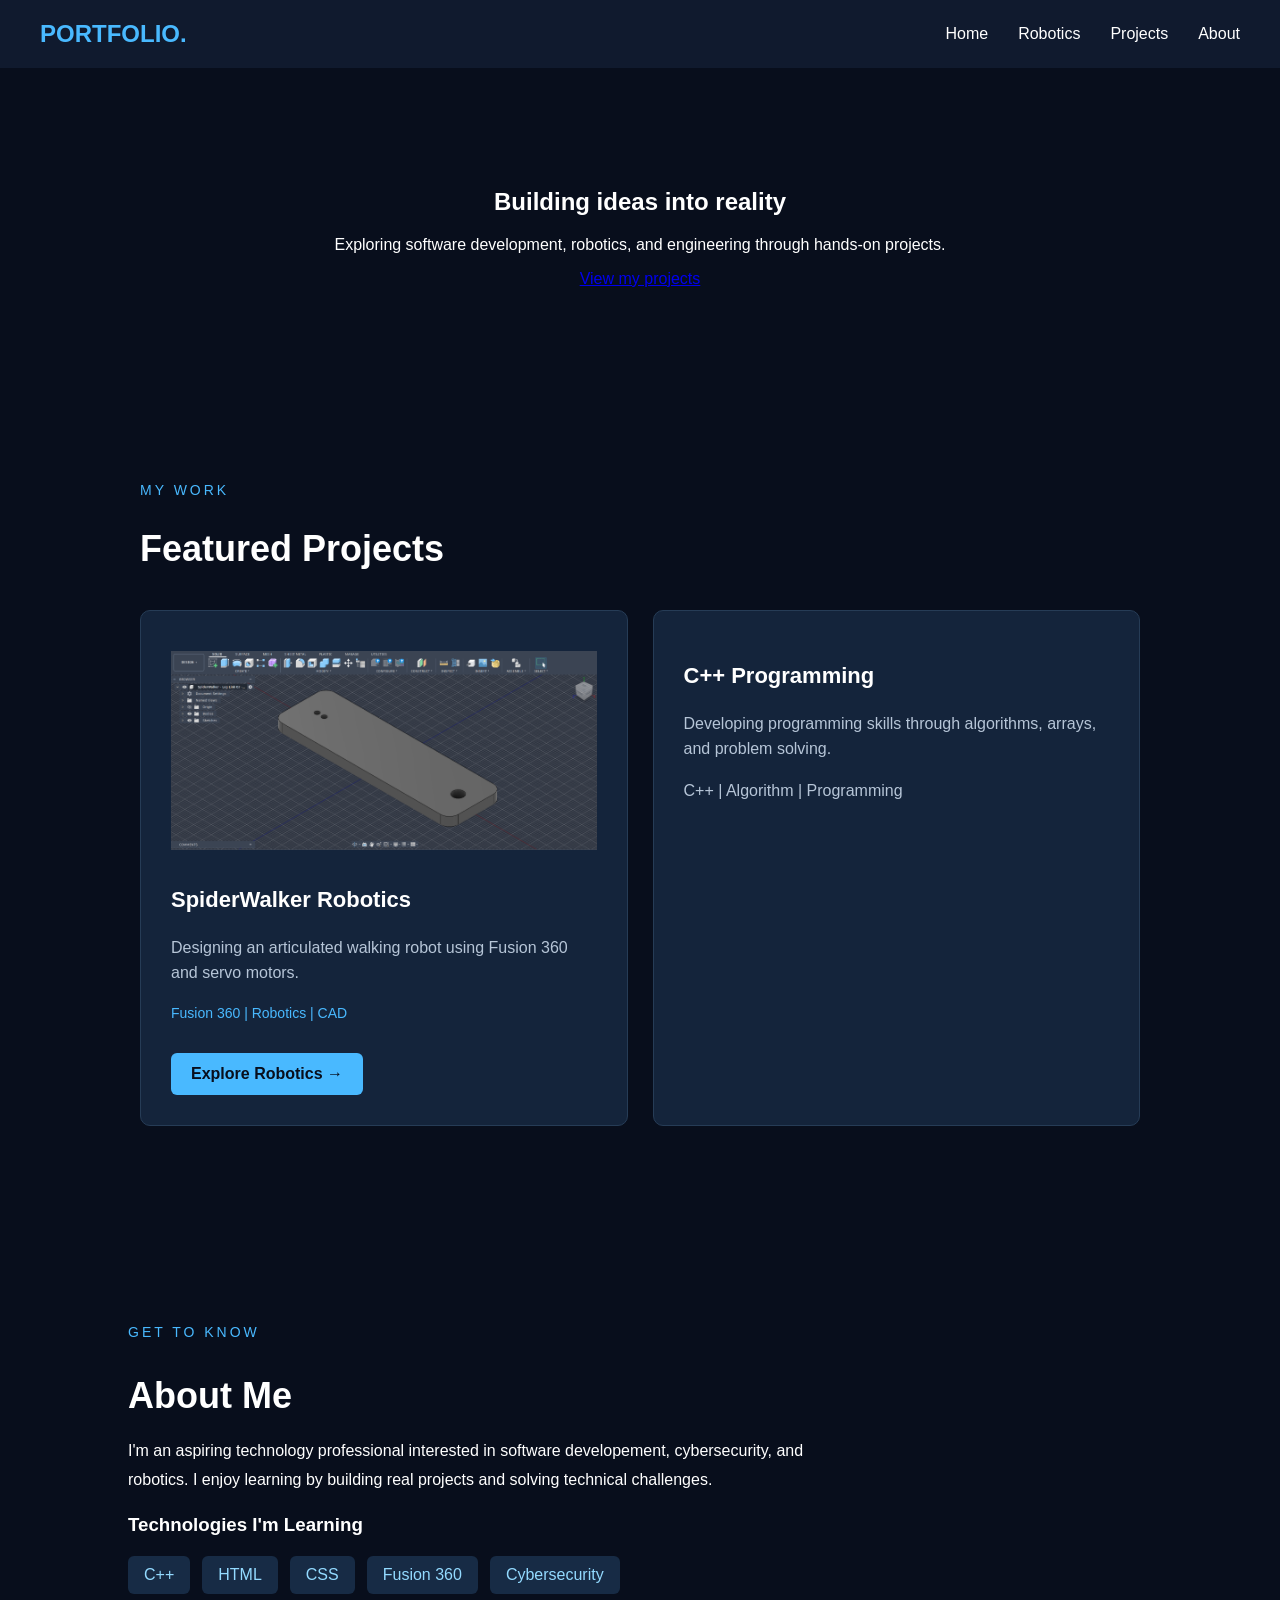
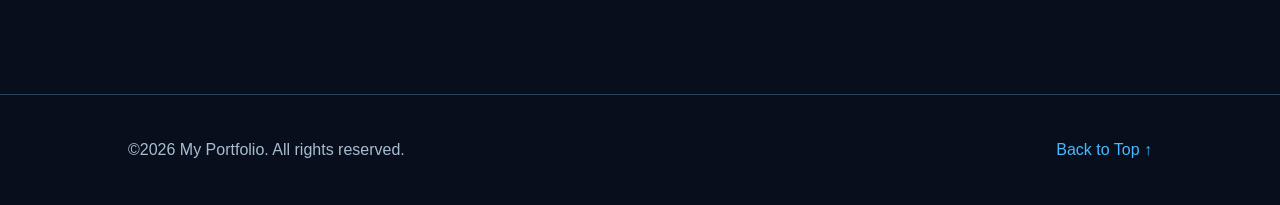
<file: index.html>
<!DOCTYPE html>
<html lang="en">

<head>
    <title>Cam's Portfolio</title>
    <link rel="stylesheet" href="styles.css">
</head>

<body>

    <header>
        <nav>
            <h2>PORTFOLIO.</h2>

            <ul>
                <li><a href="#home">Home</a></li>
                <li><a href="robotics.html">Robotics</a></li>
                <li><a href="#projects">Projects</a></li>
                <li><a href="#about">About</a></li>
            </ul>
        </nav>
    </header>

    <main id="home">
        <section class="hero">
            <h1>Building ideas into reality</h1>

            <p>
                Exploring software development,
                robotics, and engineering through
                hands-on projects.
            </p>

            <a href="#projects">View my projects</a>

        </section>
        
    </main>
    <section id="projects" class="projects">

        <p class="section-label">
            MY WORK
        </p>
        <h2>Featured Projects</h2>
        <div class="project-grid">
            <article class="project-card">
                <img
                    src="images/spiderwalker.png"
                    alt="SpiderWalker robot CAD design"
                    class="project-image"
                >
                
                <h3>SpiderWalker Robotics</h3>

                <p>
                    Designing an articulated walking robot
                    using Fusion 360 and servo motors.
                </p>

                <p class="project-tech">
                    Fusion 360 | Robotics | CAD
                </p>
                <a href="robotics.html" class="project-link">
                    Explore Robotics &rarr;
                </a>
                
            </article>

            <article class="project-card">
                <h3>C++ Programming</h3>
                <p>
                    Developing programming skills through
                    algorithms, arrays, and problem solving.
                </p>
                <p>
                    C++ | Algorithm | Programming
                </p>
            </article>
        </div>
    </section>
    <section id="about" class="about">
        <p class="section-label">GET TO KNOW</p>

        <h2>About Me</h2>
        <p>
            I'm an aspiring technology professional
            interested in software developement,
            cybersecurity, and robotics.
            I enjoy learning by building real projects
            and solving technical challenges.
        </p>

        <h3>Technologies I'm Learning</h3>

        <div class="skills">
            <span>C++</span>
            <span>HTML</span>
            <span>CSS</span>
            <span>Fusion 360</span>
            <span>Cybersecurity</span>
        </div>

    </section>

    <footer class="footer">
        <p>&copy;2026 My Portfolio. All rights reserved.</p>
        <a href="#home">Back to Top &uarr;</a>
    </footer>
</body>

</html>
</file>
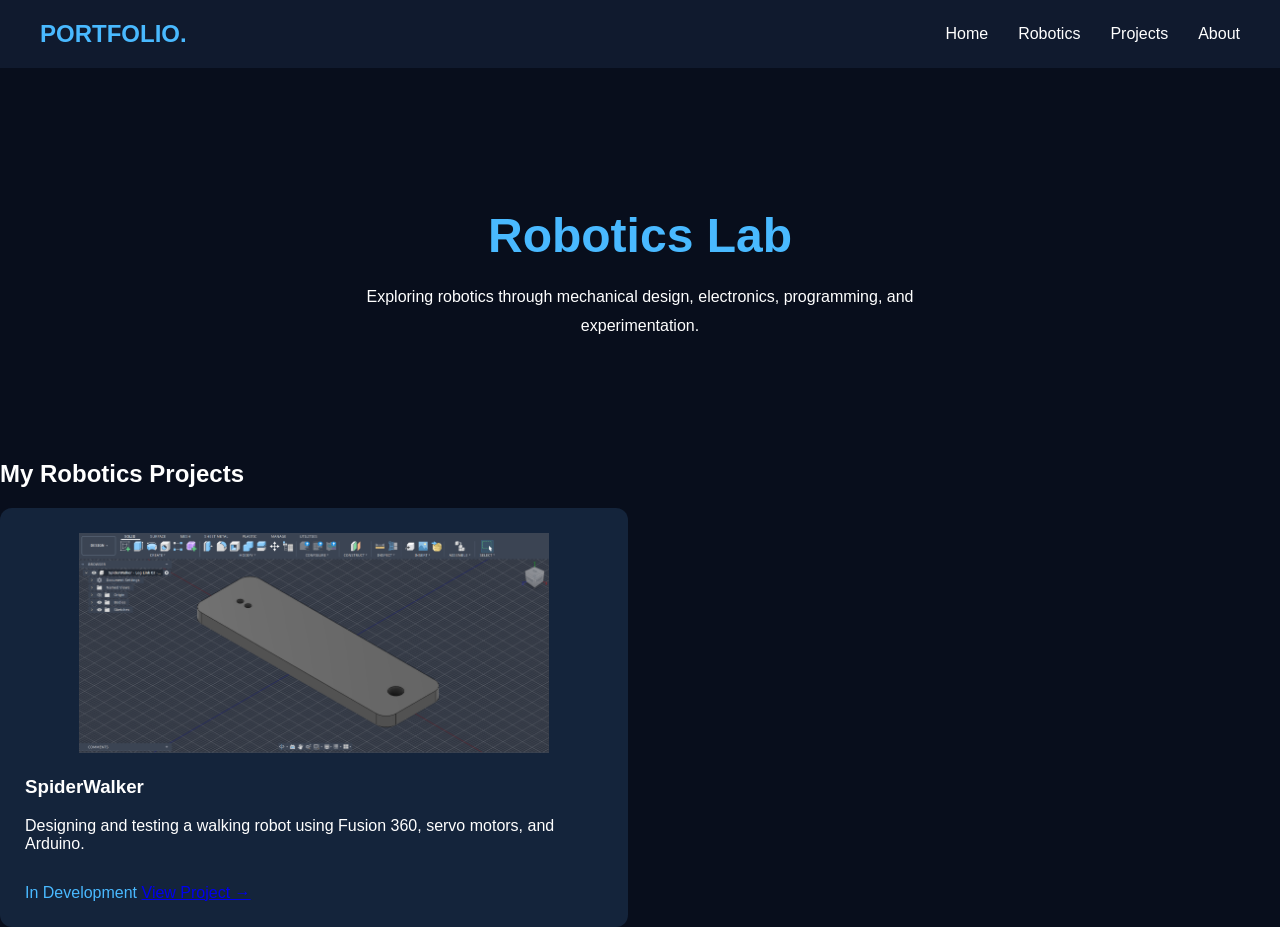
<file: robotics.html>
<!DOCTYPE html>
<html lang="en">
    <head>
        <meta charset="UTF-8">
        <meta name="viewport" content="width=device-width, initial-scale=1.0">
        <title>Robotics Lab | Portfolio</title>
        <link rel="stylesheet" href="styles.css">
    </head>

    <body>
        <header>
            <nav>
                <h2>PORTFOLIO.</h2>

                <ul>
                    <li><a href="index.html">Home</a></li>
                    <li><a href="robotics.html">Robotics</a></li>
                    <li><a href="index.html#projects">Projects</a></li>
                    <li><a href="index.html#about">About</a></li>
                </ul>
            </nav>
        </header>
        <main>
            <section class="robotics-intro">
                <h1>Robotics Lab</h1>

                <p>
                    Exploring robotics through mechanical design,
                    electronics, programming, and experimentation.
                </p>
            </section>
            <section class="robotics-projects">
                
                <h2>My Robotics Projects</h2>

                <div class="robotics-grid">
                    <article class="robotics-card">
                        <img
                        src="images/spiderwalker.png"
                        alt="SpiderWalker robot CAD design"
                        class="robotics-image"
                        >
                        <h3>SpiderWalker</h3>

                        <p>
                            Designing and testing a walking robot
                            using Fusion 360, servo motors, and Arduino.
                        </p>

                        <span class="project-status">
                            In Development
                        </span>
                        <a href="spiderwalker.html" class="robotics-link">
                            View Project &rarr;
                        </a>
                    </article>
                </div>
            </section>
        </main>
    </body>
</html>
</file>
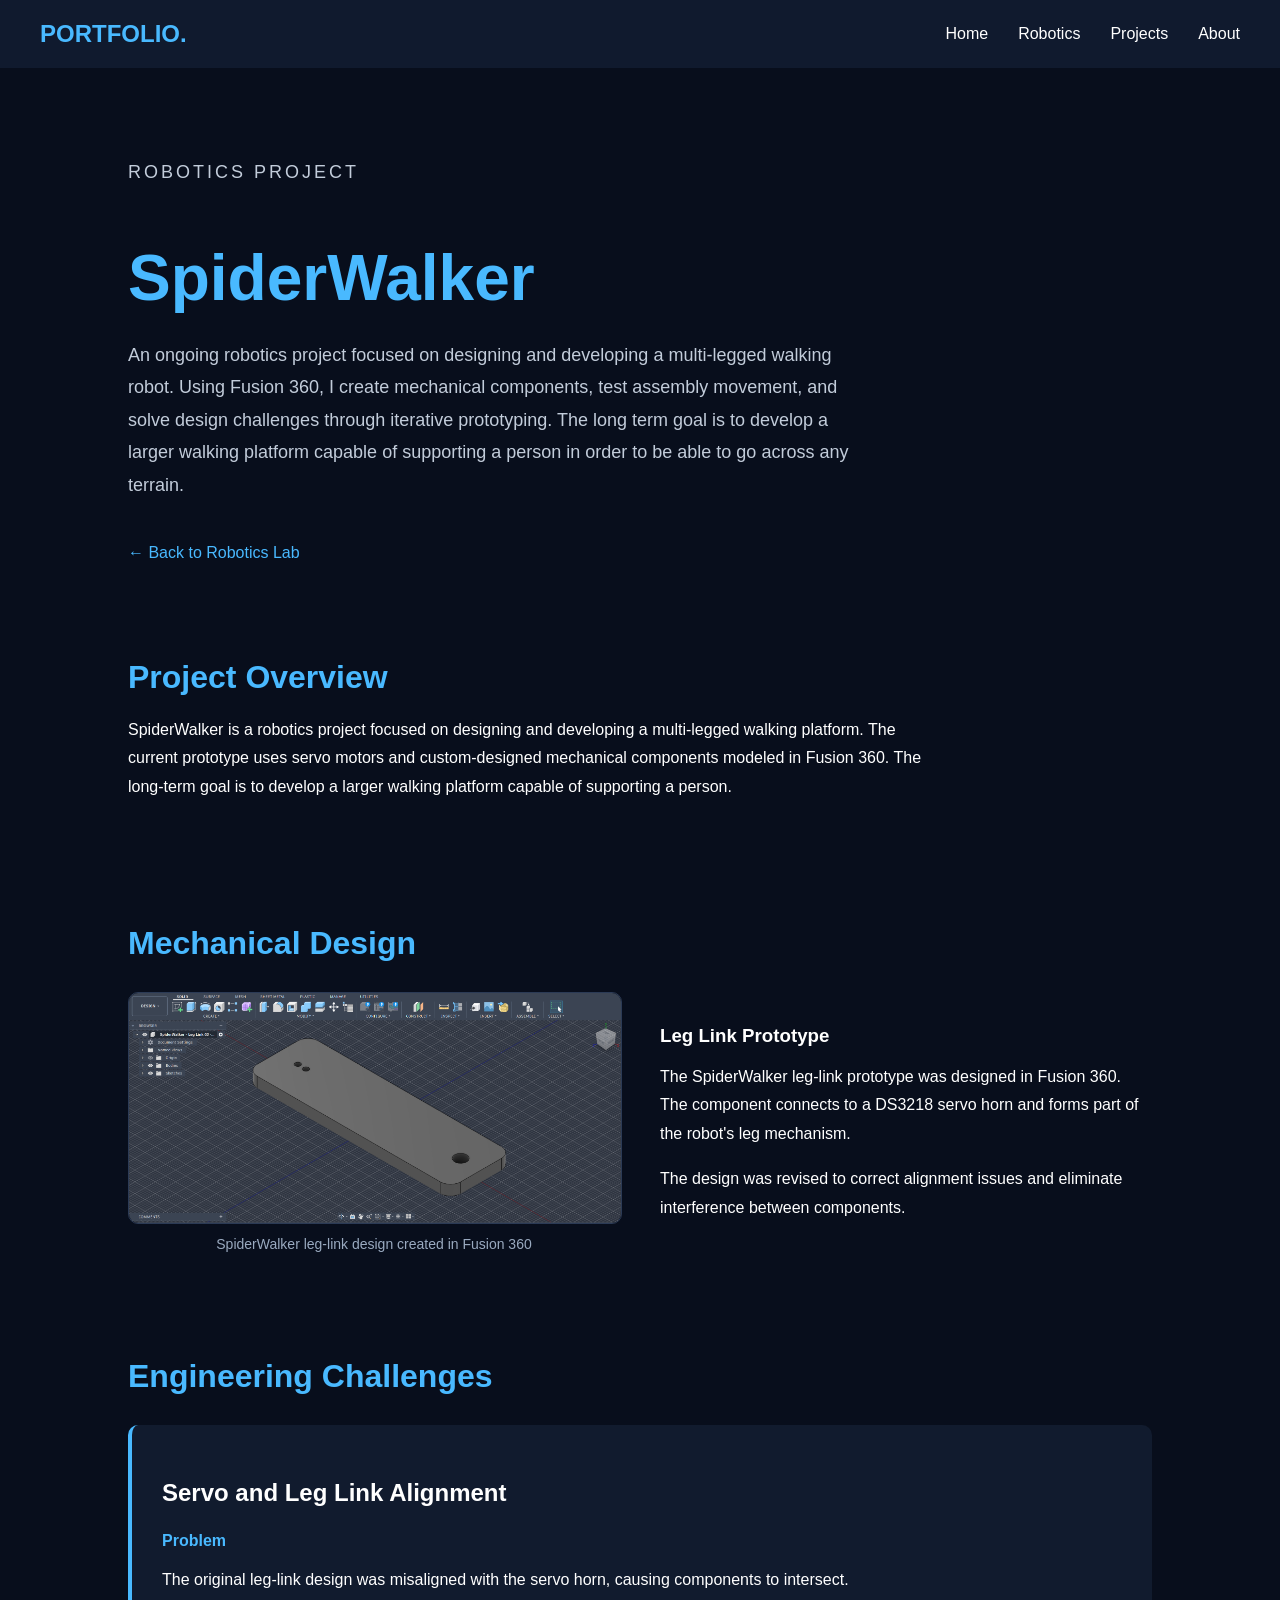
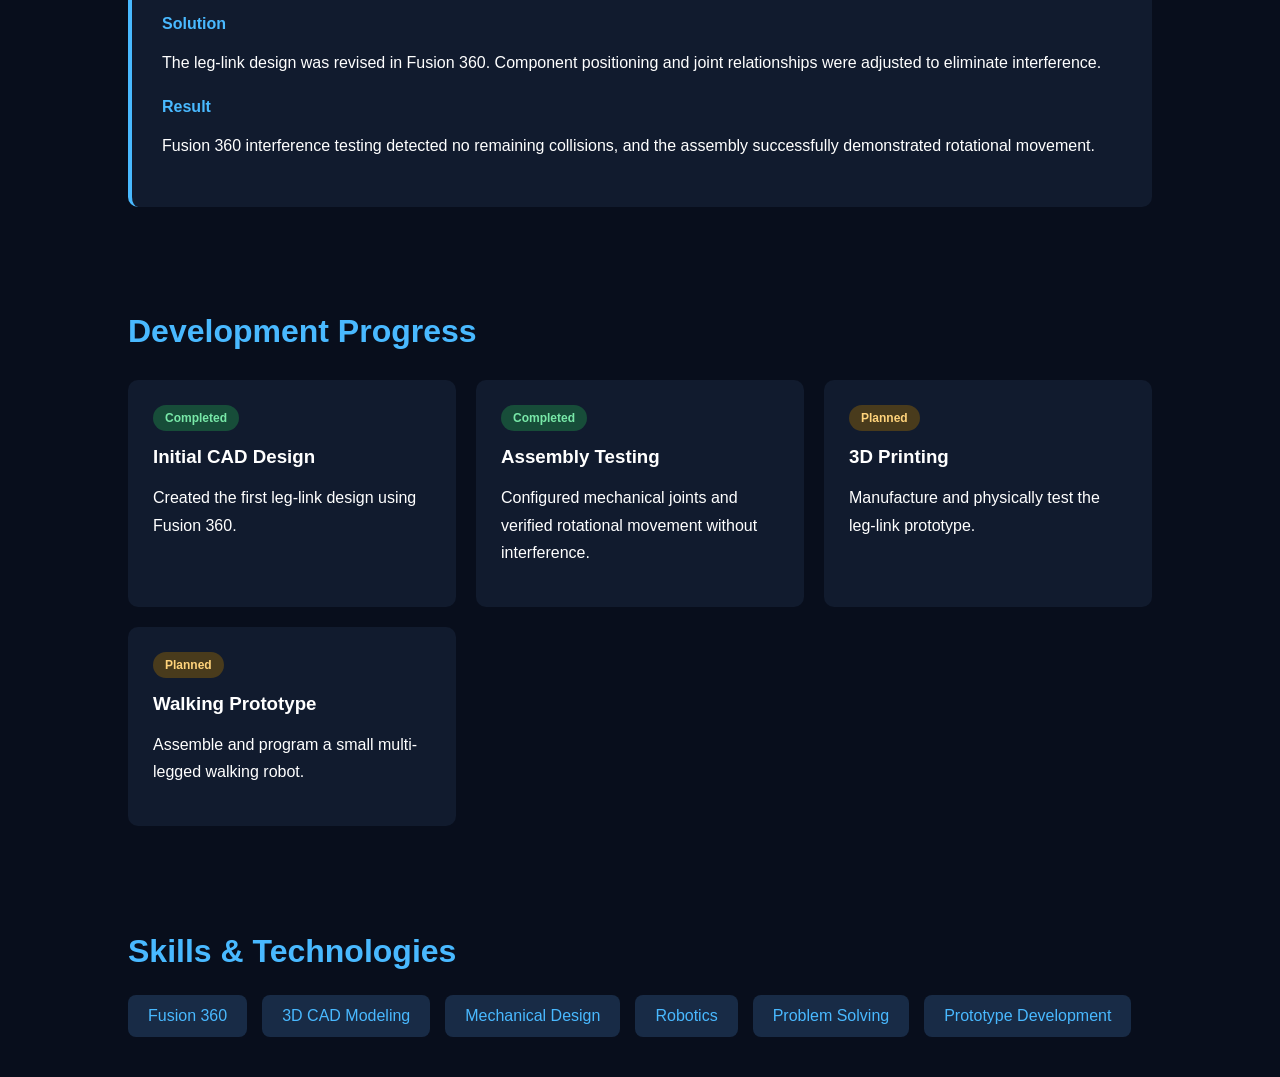
<file: spiderwalker.html>
<!DOCTYPE html>
<html lang="en">

<head>
    <meta charset="UTF-8">
    <meta name="viewport" content="width=device-width, initial-scale=1.0">
    <title>SpiderWalker | Robotics Lab</title>
    <link rel="stylesheet" href="styles.css">
</head>

<body>

    <header>
        <nav>
            <h2>PORTFOLIO.</h2>

            <ul>
                <li><a href="index.html">Home</a></li>
                <li><a href="robotics.html">Robotics</a></li>
                <li><a href="index.html#projects">Projects</a></li>
                <li><a href="index.html#about">About</a></li>
            </ul>
        </nav>
    </header>

    <main>
        <section class="spiderwalker-intro">

            <p class="section-label">ROBOTICS PROJECT</p>

            <h1>SpiderWalker</h1>

            <p>
                An ongoing robotics project focused on designing
                and developing a multi-legged walking robot.
                Using Fusion 360, I create mechanical components,
                test assembly movement, and solve design challenges
                through iterative prototyping. The long term goal is to
                develop a larger walking platform capable of supporting
                a person in order to be able to go across any terrain.
            </p>

            <a href="robotics.html">
                &larr; Back to Robotics Lab
            </a>

        </section>
        
        <section class="project-overview">  

            <h2>Project Overview</h2>

            <p>
                SpiderWalker is a robotics project focused
                on designing and developing a multi-legged
                walking platform.

                The current prototype uses servo motors
                and custom-designed mechanical components
                modeled in Fusion 360.

                The long-term goal is to develop a larger
                walking platform capable of supporting
                a person.
            </p>

        </section>
        
        <section class="mechanical-design">

            <h2>Mechanical Design</h2>

            <div class="design-content">
                <figure class="design-figure">
                    <img
                        src="images/spiderwalker.png"
                        alt="SpiderWalker Fusion 360 CAD model"
                        class="design-image"
                    >
                    <figcaption>SpiderWalker leg-link design created in Fusion 360</figcaption>

                </figure>

                <div class="design-description">

                    <h3>Leg Link Prototype</h3>

                    <p>
                        The SpiderWalker leg-link prototype
                        was designed in Fusion 360.

                        The component connects to a DS3218
                        servo horn and forms part of the
                        robot's leg mechanism.
                    </p>

                    <p>
                        The design was revised to correct
                        alignment issues and eliminate
                        interference between components.
                    </p>

                </div>

            </div>

        </section>
                
        <section class="engineering-challenges">

            <h2>Engineering Challenges</h2>

            <article class="challenge-card">

                <h3>Servo and Leg Link Alignment</h3>

                <h4>Problem</h4>
                <p>
                    The original leg-link design was
                    misaligned with the servo horn,
                    causing components to intersect.
                </p>

                <h4>Solution</h4>
                <p>
                    The leg-link design was revised
                    in Fusion 360. Component positioning
                    and joint relationships were adjusted
                    to eliminate interference.
                </p>

                <h4>Result</h4>
                <p>
                    Fusion 360 interference testing
                    detected no remaining collisions,
                    and the assembly successfully
                    demonstrated rotational movement.
                </p>

            </article>

        </section>

        <section class="development-progress">

            <h2>Development Progress</h2>

            <div class="progress-list">

                <div class="progress-item">
                    <span class="progress-status complete">Completed</span>
                    <h3>Initial CAD Design</h3>
                    <p>
                        Created the first leg-link design
                        using Fusion 360.
                    </p>
                </div>

                <div class="progress-item">
                    <span class="progress-status complete">Completed</span>
                    <h3>Assembly Testing</h3>
                    <p>
                        Configured mechanical joints and
                        verified rotational movement
                        without interference.
                    </p>
                </div>

                <div class="progress-item">
                    <span class="progress-status pending">Planned</span>
                    <h3>3D Printing</h3>
                    <p>
                        Manufacture and physically test
                        the leg-link prototype.
                    </p>
                </div>

                <div class="progress-item">
                    <span class="progress-status pending">Planned</span>
                    <h3>Walking Prototype</h3>
                    <p>
                        Assemble and program a small
                        multi-legged walking robot.
                    </p>
                </div>

            </div>

        </section>

        <section class="project-skills">

            <h2>Skills & Technologies</h2>

            <div class="skills-container">
                <span>Fusion 360</span>
                <span>3D CAD Modeling</span>
                <span>Mechanical Design</span>
                <span>Robotics</span>
                <span>Problem Solving</span>
                <span>Prototype Development</span>
            </div>

        </section>

    </main>

</body>
</html>
</file>
<file: styles.css>
header {
    background-color: #101a2e;
    padding: 20px 40px;
}

nav {
    display: flex;
    justify-content: space-between;
    align-items: center;
}

nav h2 {
    color: #49b9ff;
    margin: 0;
}

nav ul {
    display: flex;
    list-style: none;
    gap: 30px;
    margin: 0;
    padding: 0;
}

nav a {
    color: white;
    text-decoration: none;
}

nav a:hover {
    color: #49b9ff;
}

.projects {
    padding: 80px 40px;
    max-width: 1000px;
    margin: 0 auto;
}

.section-label {
    color: #49b9ff;
    letter-spacing: 3px;
    font-size: 14px;
}

.projects h2 {
    font-size: 36px;
    margin-bottom: 40px;
}

.project-grid {
    display: grid;
    grid-template-columns: repeat(2, 1fr);
    gap: 25px;
}

.project-card {
    background-color: #14243b;
    padding: 30px;
    border-radius: 10px;
    border: 1px solid #263c56;
    transition: transform 0.3s ease,
    box-shadow 0.3s ease;
}

.project-card:hover {
    transform: translateY(-8px);
    box-shadow: 0 12px 20px rgba(73, 185, 255, 5);
}

.project-card h3 {
    color: #ffffff;
    font-size: 22px;
}

.project-card p {
    color: #b6c5d7;
    line-height: 1.6;
}

.project-card .project-tech {
    color: #49b9ff;
    font-size: 14px;
}

.project-card:hover {
    border-color: #49b9ff;
}

@media (max-width: 600px) {

    .hero {
        padding: 70px 24px;
    }

    .hero h1 {
        font-size: 36px;
    }

    .projects {
        padding: 60px 24px;
    }

    .project-grid {
        grid-template-columns: 1fr;
    }

    .about {
        padding: 60px 24px;
    }

    .about h2 {
        font-size: 28px;
    }

    .robotics-grid {
        grid-template-columns: repeat(1fr);
    }

}
.project-image {
    width: 100%;
    height: 220px;
    object-fit: contain;
    border-radius: 8px;
}

.project-link {
    display: inline-block;
    background-color: #49b9ff;
    color: #080e1c;
    padding: 12px 20px;
    margin-top: 15px;
    border-radius: 6px;
    text-decoration: none;
    font-weight: bold;
}
.hero {
    padding: 100px 20px;
    text-align: center;
}

.about {
    padding: 100px 10%;
}

.about h2 {
    font-size: 36px;
    margin-bottom: 20px;
}

.about p {
    max-width:700px;
    line-height: 1.8;
}

.skills {
    display: flex;
    flex-wrap: wrap;
    gap: 12px;
    margin-top: 20px;
}

.skills span {
    background-color: #172b45;
    color: #93daff;
    padding: 10px 16px;
    border-radius: 6px;
}

.footer {
    display: flex;
    justify-content: space-between;
    align-items: center;
    flex-wrap: wrap;
    gap: 15px;
    padding: 30px 10%;
    border-top: 1px solid #2b425d;
}

.footer p {
    color: #a8bdd0;
}

.footer a {
    color: #49b9ff;
    text-decoration: none;
}

.footer a:hover {
    text-decoration: underline;
}

.robotics-intro {
    padding: 100px 10%;
    text-align: center;
}

.robotics-intro h1 {
    font-size: 48px;
    color: #49b9ff;
    margin-bottom: 20px;
}

.robotics-intro p {
    max-width: 650px;
    margin: 0 auto;
    line-height: 1.8;
}

.robotics-card {
    background-color: #14243b;
    padding: 25px;
    border-radius: 12px;
}

.robotics-card img {
    width: 100%;
    height: 220px;
    object-fit: contain;
}

.project-status {
    display: inline-block;
    color: #49b9ff;
    margin-top: 15px;
}

body {
    background-color: #080e1c;
    color: #ffffff;
    margin: 0;
    font-family: 'Arial', sans-serif;
}

.robotics-grid {
    display: grid;
    grid-template-columns: repeat(2, 1fr);
    gap: 25px;
}


.spiderwalker-intro {
    padding: 100px 10%;
}

.spiderwalker-intro h1 {
    font-size: 48px;
    color: #49b9ff;
    margin-bottom: 20px;
}

.spiderwalker-intro p {
    max-width: 700px;
    line-height: 1.8;
}

.spiderwalker-intro a {
    display: inline-block;
    margin-top: 25px;
    color: #49b9ff;
    text-decoration: none;
}

.spiderwalker-intro a:hover {
    text-decoration: underline;
}


.project-overview {
    padding: 40px 10%;
}

.project-overview h2 {
    color: #49b9ff;
    font-size: 32px;
    margin-bottom: 20px;
}

.project-overview p {
    max-width: 800px;
    line-height: 1.8;
}


.mechanical-design {
    padding: 40px 10%;
}

.mechanical-design h2 {
    color: #49b9ff;
    font-size: 32px;
    margin-bottom: 30px;
}

.design-content {
    display: flex;
    align-items: center;
    gap: 40px;
    flex-wrap: wrap;
}

.design-image {
    width: 100%;
    max-width: 450px;
    height: auto;
    border-radius: 10px;
}

.design-description {
    flex: 1;
    min-width: 250px;
}

.design-description h3 {
    margin-bottom: 15px;
}

.design-description p {
    line-height: 1.8;
    margin-bottom: 15px;
}


.engineering-challenges {
    padding: 40px 10%;
}

.engineering-challenges h2 {
    color: #49b9ff;
    font-size: 32px;
    margin-bottom: 30px;
}

.challenge-card {
    background-color: #111b2e;
    padding: 30px;
    border-radius: 10px;
    border-left: 4px solid #49b9ff;
}

.challenge-card h3 {
    font-size: 24px;
    margin-bottom: 25px;
}

.challenge-card h4 {
    color: #49b9ff;
    margin-top: 20px;
    margin-bottom: 10px;
}

.challenge-card p {
    line-height: 1.8;
}


.project-skills {
    padding: 40px 10%;
}

.development-progress {
    padding: 40px 10%;
}

.development-progress h2 {
    color: #49b9ff;
    font-size: 32px;
    margin-bottom: 30px;
}

.progress-list {
    display: grid;
    grid-template-columns: repeat(
        auto-fit,
        minmax(min(250px, 100%), 1fr)
    );
    gap: 20px;
}

.progress-item {
    background-color: #111b2e;
    padding: 25px;
    border-radius: 10px;
}

.progress-item h3 {
    margin: 15px 0;
}

.progress-item p {
    line-height: 1.7;
}

.progress-status {
    display: inline-block;
    padding: 6px 12px;
    border-radius: 20px;
    font-size: 12px;
    font-weight: bold;
}

.progress-status.complete {
    background-color: #174d39;
    color: #78e8a8;
}

.progress-status.pending {
    background-color: #493b1c;
    color: #ffd37b;
}

.project-skills h2 {
    color: #49b9ff;
    font-size: 32px;
    margin-bottom: 25px;
}

.skills-container {
    display: flex;
    flex-wrap: wrap;
    gap: 15px;
}

.skills-container span {
    background-color: #182b46;
    color: #49b9ff;
    padding: 12px 20px;
    border-radius: 8px;
    font-weight: 500;
}

.spiderwalker-intro {
    padding: 70px 10% 30px;
}

.spiderwalker-intro h1 {
    font-size: clamp(36px, 5vw, 64px);
    line-height: 1.15;
    margin-bottom: 24px;
}

.spiderwalker-intro p {
    font-size: 18px;
    line-height: 1.8;
    max-width: 750px;
    color: #c2ccda;
}


.design-figure {
    flex: 1;
    min-width: 280px;
    max-width: 500px;
    margin: 0;
}

.design-image {
    display: block;
    width: 100%;
    max-width: 100%;
    height: auto;
    border-radius: 10px;
    border: 1px solid #2b3a55;
}

.design-figure figcaption {
    margin-top: 12px;
    color: #9aaac0;
    font-size: 14px;
    text-align: center;
}
</file>
